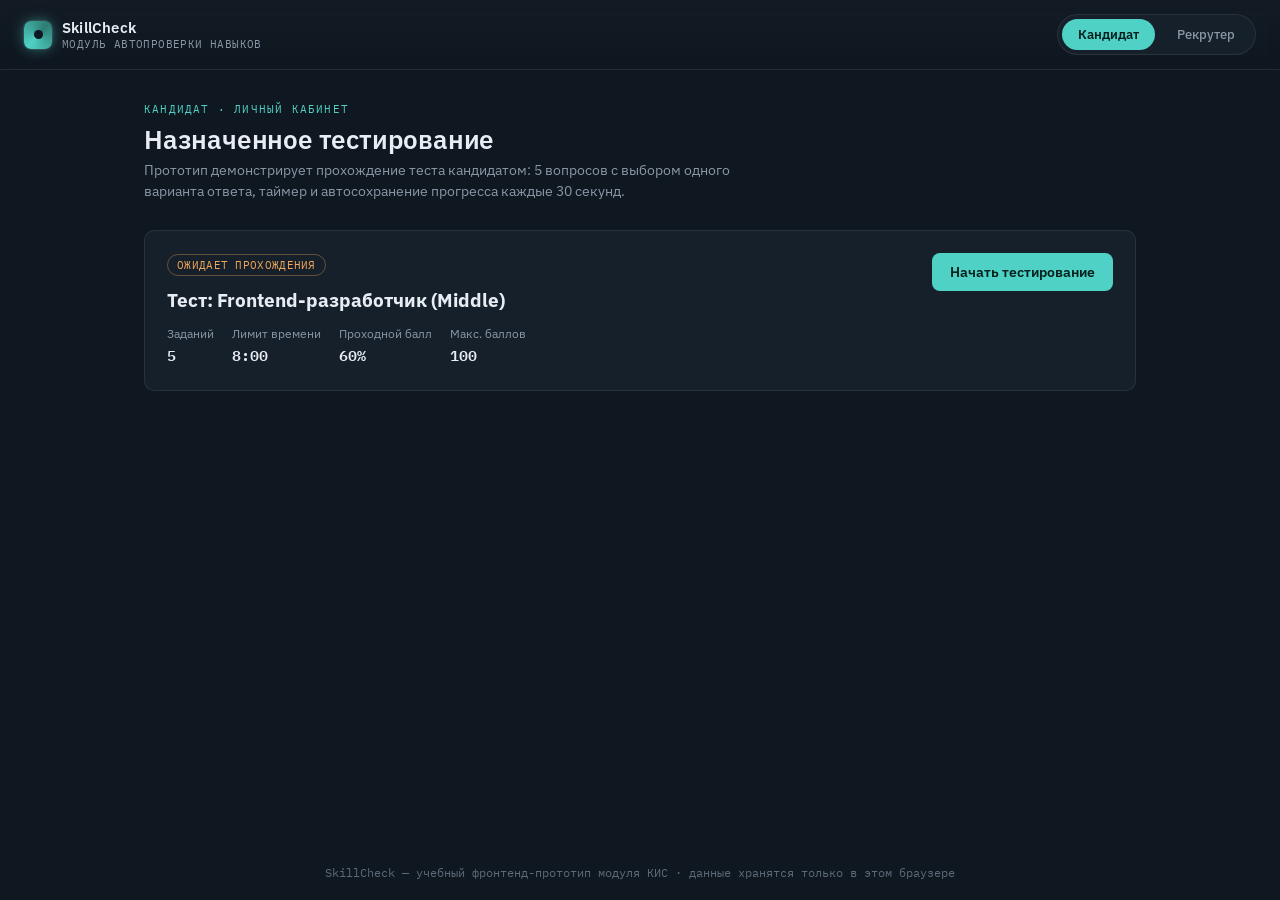
<file: index.html>
<!DOCTYPE html>
<html>
<head>
  <meta http-equiv="refresh" content="0; url=main.html">
</head>
<body>
  <p>Загрузка игры... Если ничего не происходит, <a href="main.html">нажми сюда</a>.</p>
</body>
</html>
</file>
<file: style.css>
:root{
    --bg:#0F1720;
    --panel:#16202B;
    --panel-alt:#1C2733;
    --panel-raised:#212D3A;
    --text:#E7EDF3;
    --muted:#8A97A6;
    --muted-2:#5C6B7A;
    --accent:#4FD1C5;
    --accent-dim:#2E7D74;
    --warn:#F2A65A;
    --danger:#E4572E;
    --border:rgba(255,255,255,0.08);
    --radius:10px;
    --font-display:'IBM Plex Sans',sans-serif;
    --font-mono:'IBM Plex Mono',monospace;
  }
  *{box-sizing:border-box;}
  html,body{margin:0;padding:0;height:100%;}
  body{
    background:var(--bg);
    color:var(--text);
    font-family:var(--font-display);
    min-height:100vh;
    display:flex;
    flex-direction:column;
    -webkit-font-smoothing:antialiased;
}
  ::selection{background:var(--accent-dim);color:var(--text);}

  a{color:var(--accent);}

  /* ---------- Top bar ---------- */
  .topbar{
    display:flex;align-items:center;justify-content:space-between;
    padding:14px 24px;
    border-bottom:1px solid var(--border);
    background:linear-gradient(180deg, rgba(255,255,255,0.02), transparent);
    position:sticky;top:0;z-index:20;
    backdrop-filter:blur(6px);
  }
  .brand{display:flex;align-items:center;gap:10px;}
  .brand-mark{
    width:28px;height:28px;border-radius:7px;
    background:conic-gradient(from 220deg, var(--accent), var(--accent-dim), var(--accent));
    display:flex;align-items:center;justify-content:center;
    box-shadow:0 0 0 1px var(--border), 0 0 16px -4px var(--accent);
  }
  .brand-mark::after{
    content:"";width:9px;height:9px;border-radius:50%;background:var(--bg);
  }
  .brand-name{font-weight:600;letter-spacing:.2px;font-size:15px;}
  .brand-sub{color:var(--muted);font-size:11px;font-family:var(--font-mono);letter-spacing:.4px;text-transform:uppercase;}

  .role-switch{display:flex;gap:6px;background:var(--panel);padding:4px;border-radius:999px;border:1px solid var(--border);}
  .role-switch button{
    border:none;background:transparent;color:var(--muted);
    padding:7px 16px;border-radius:999px;font-family:var(--font-display);
    font-size:13px;font-weight:500;cursor:pointer;transition:.15s;
  }
  .role-switch button.active{background:var(--accent);color:#04201D;font-weight:600;}
  .role-switch button:not(.active):hover{color:var(--text);}

  /* ---------- Layout ---------- */
  .stage{max-width:1040px;width:100%;margin:0 auto;padding:32px 24px 80px;flex:1 0 auto;box-sizing:border-box;}
  .view{display:none;animation:fadein .25s ease;}
  .view.active{display:block;}
  @keyframes fadein{from{opacity:0;transform:translateY(4px);}to{opacity:1;transform:translateY(0);}}

  .eyebrow{
    font-family:var(--font-mono);font-size:11px;letter-spacing:1.2px;text-transform:uppercase;
    color:var(--accent);margin-bottom:6px;
  }
  h1{font-size:26px;margin:0 0 4px;font-weight:600;letter-spacing:-.2px;}
  .lede{color:var(--muted);font-size:14px;margin:0 0 28px;max-width:640px;line-height:1.5;}

  .card{
    background:var(--panel);border:1px solid var(--border);border-radius:var(--radius);
    padding:22px;
  }
  .card + .card{margin-top:16px;}

  .badge{
    display:inline-flex;align-items:center;gap:6px;
    font-family:var(--font-mono);font-size:11px;letter-spacing:.3px;text-transform:uppercase;
    padding:3px 9px;border-radius:999px;border:1px solid var(--border);color:var(--muted);
  }
  .badge.pending{color:var(--warn);border-color:rgba(242,166,90,.35);}
  .badge.in_progress{color:var(--accent);border-color:rgba(79,209,197,.35);}
  .badge.completed{color:#7FE3A0;border-color:rgba(127,227,160,.35);}
  .badge.expired{color:var(--danger);border-color:rgba(228,87,46,.35);}

  .btn{
    border:none;border-radius:8px;padding:10px 18px;font-family:var(--font-display);
    font-weight:600;font-size:13.5px;cursor:pointer;transition:.15s;
    background:var(--accent);color:#04201D;
  }
  .btn:hover{filter:brightness(1.08);}
  .btn:disabled{opacity:.4;cursor:not-allowed;}
  .btn.secondary{background:var(--panel-raised);color:var(--text);border:1px solid var(--border);}
  .btn.ghost{background:transparent;color:var(--muted);border:1px solid var(--border);}
  .btn.danger{background:var(--danger);color:#2A0B04;}

  /* ---------- Candidate: assignment card ---------- */
  .assign-head{display:flex;justify-content:space-between;align-items:flex-start;gap:16px;}
  .assign-meta{display:flex;gap:18px;margin-top:14px;flex-wrap:wrap;}
  .meta-item{font-size:12px;color:var(--muted);}
  .meta-item b{display:block;color:var(--text);font-size:15px;font-family:var(--font-mono);font-weight:600;margin-top:2px;}

  /* ---------- Test-taking screen ---------- */
  .exam-header{
    display:flex;align-items:center;justify-content:space-between;
    padding:14px 18px;background:var(--panel);border:1px solid var(--border);border-radius:var(--radius);
    margin-bottom:16px;gap:16px;flex-wrap:wrap;
  }
  .ring-wrap{display:flex;align-items:center;gap:12px;}
  .ring{position:relative;width:52px;height:52px;flex:none;}
  .ring svg{transform:rotate(-90deg);}
  .ring-track{fill:none;stroke:var(--border);stroke-width:5;}
  .ring-progress{fill:none;stroke:var(--accent);stroke-width:5;stroke-linecap:round;transition:stroke-dashoffset 1s linear, stroke .3s;}
  .ring-time{position:absolute;inset:0;display:flex;align-items:center;justify-content:center;font-family:var(--font-mono);font-size:10.5px;font-weight:600;}
  .sync{display:flex;align-items:center;gap:7px;font-family:var(--font-mono);font-size:11px;color:var(--muted);}
  .sync-dot{width:7px;height:7px;border-radius:50%;background:var(--muted-2);}
  .sync-dot.pulse{background:var(--accent);animation:pulse 1s ease-out;}
  @keyframes pulse{0%{box-shadow:0 0 0 0 rgba(79,209,197,.6);}100%{box-shadow:0 0 0 8px rgba(79,209,197,0);}}

  .unanswered-counter{
    font-family:var(--font-mono);font-size:11px;color:var(--muted);
    background:var(--panel-alt);border:1px solid var(--border);border-radius:999px;
    padding:4px 10px;white-space:nowrap;
  }
  .unanswered-counter.all-done{color:#7FE3A0;border-color:rgba(127,227,160,.35);}

  .time-warning{
    display:none;
    background:rgba(228,87,46,.12);border:1px solid rgba(228,87,46,.4);color:var(--danger);
    padding:10px 16px;border-radius:var(--radius);font-size:13px;font-weight:500;
    margin-bottom:16px;animation:fadein .25s ease;
  }
  .time-warning.show{display:block;}

  .qnav{display:flex;gap:6px;flex-wrap:wrap;}
  .qnav button{
    width:30px;height:30px;border-radius:7px;border:1px solid var(--border);background:var(--panel-alt);
    color:var(--muted);font-family:var(--font-mono);font-size:12px;cursor:pointer;
  }
  .qnav button.current{border-color:var(--accent);color:var(--accent);}
  .qnav button.answered{background:rgba(79,209,197,.12);color:var(--accent);}

  .q-type{font-family:var(--font-mono);font-size:10.5px;color:var(--muted);text-transform:uppercase;letter-spacing:.6px;}
  .q-title{font-size:17px;font-weight:600;margin:8px 0 4px;}
  .q-max{color:var(--muted);font-size:12px;margin-bottom:18px;}

  .option{
    display:flex;align-items:center;gap:10px;padding:12px 14px;border:1px solid var(--border);
    border-radius:8px;margin-bottom:8px;cursor:pointer;transition:.12s;background:var(--panel-alt);
  }
  .option:hover{border-color:var(--muted-2);}
  .option.selected{border-color:var(--accent);background:rgba(79,209,197,.08);}
  .option input{accent-color:var(--accent);}

  textarea{
    width:100%;background:var(--panel-alt);border:1px solid var(--border);border-radius:8px;
    color:var(--text);padding:14px;font-size:13.5px;resize:vertical;
  }

  .exam-nav{display:flex;justify-content:space-between;margin-top:22px;}

  /* ---------- Results ---------- */
  .score-hero{display:flex;align-items:center;gap:22px;}
  .score-ring{position:relative;width:104px;height:104px;flex:none;}
  .score-ring svg{transform:rotate(-90deg);}
  .score-num{position:absolute;inset:0;display:flex;flex-direction:column;align-items:center;justify-content:center;}
  .score-num b{font-size:22px;font-family:var(--font-mono);}
  .score-num span{font-size:10px;color:var(--muted);}

  table{width:100%;border-collapse:collapse;margin-top:6px;}
  th{text-align:left;font-family:var(--font-mono);font-size:11px;text-transform:uppercase;letter-spacing:.4px;color:var(--muted);padding:8px 10px;border-bottom:1px solid var(--border);}
  td{padding:10px 10px;font-size:13.5px;border-bottom:1px solid var(--border);}
  tr:hover td{background:rgba(255,255,255,.02);}
  .dot{width:8px;height:8px;border-radius:50%;display:inline-block;margin-right:7px;}
  .dot.ok{background:#7FE3A0;}
  .dot.no{background:var(--danger);}
  .dot.wait{background:var(--warn);}

  /* recruiter */
  .filter-row{display:flex;gap:10px;margin-bottom:16px;}
  .filter-row select{
    background:var(--panel-alt);color:var(--text);border:1px solid var(--border);border-radius:8px;
    padding:8px 10px;font-family:var(--font-display);font-size:13px;
  }
  .cand-row{cursor:pointer;}
  th.sortable{cursor:pointer;user-select:none;}
  th.sortable:hover{color:var(--text);}
  .empty{color:var(--muted);text-align:center;padding:40px 0;font-size:13.5px;}
  .back-link{display:inline-flex;align-items:center;gap:6px;color:var(--muted);font-size:13px;cursor:pointer;margin-bottom:14px;}
  .back-link:hover{color:var(--accent);}

  .footer-note{margin-top:40px;padding:20px 24px;color:var(--muted-2);font-size:11.5px;font-family:var(--font-mono);text-align:center;flex-shrink:0;}
</file>
